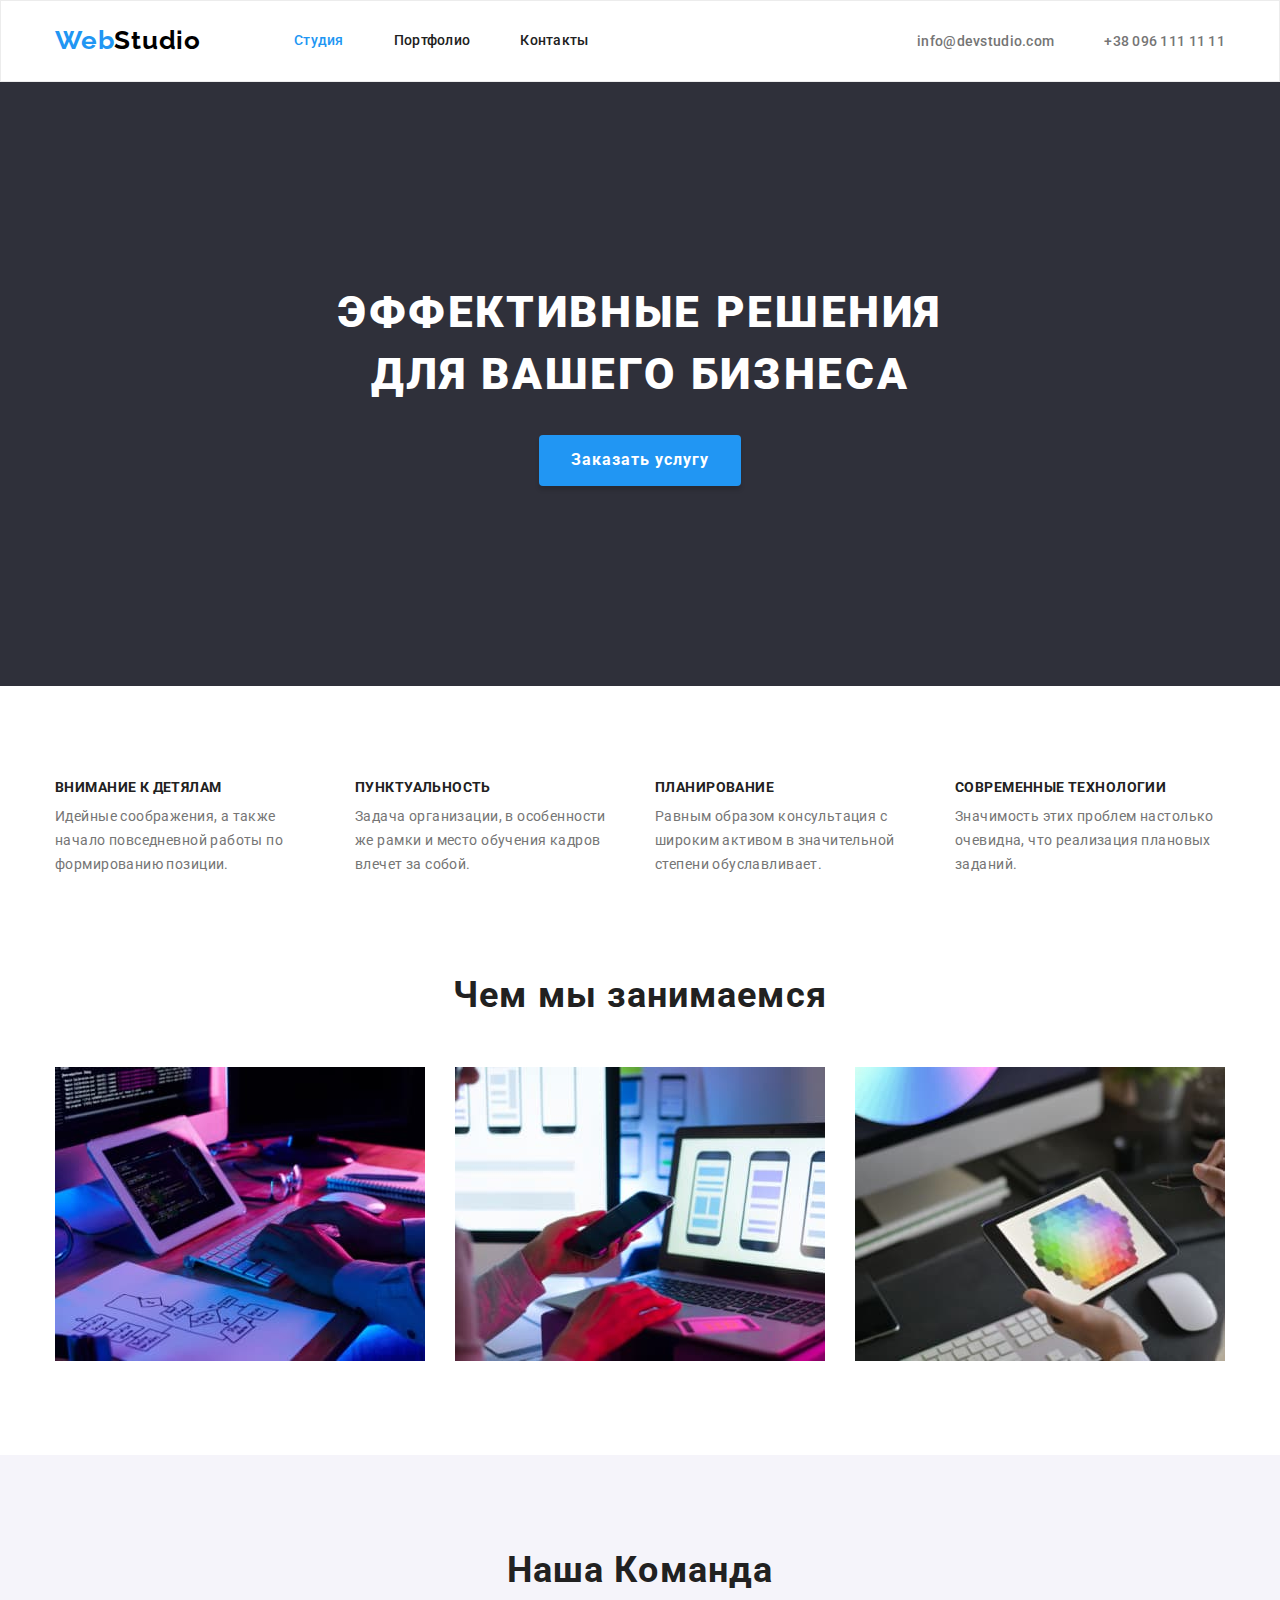
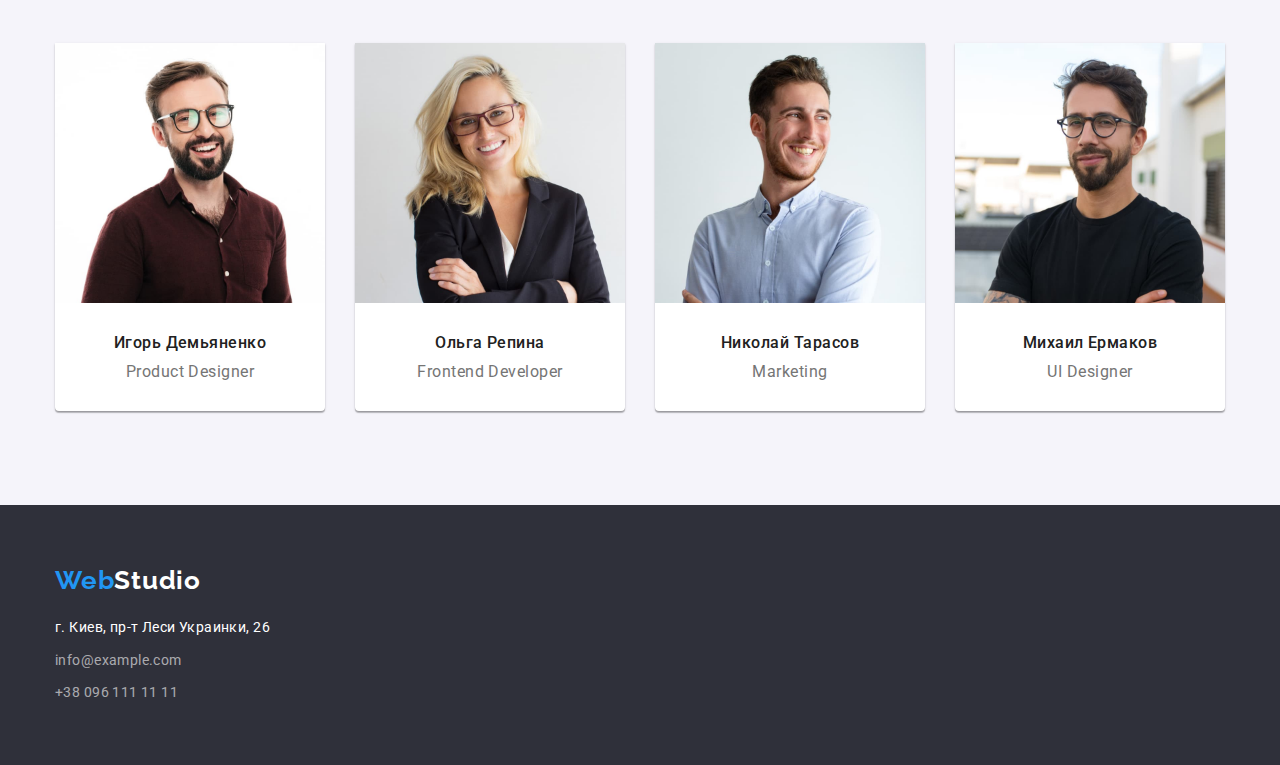
<file: index.html>
<!DOCTYPE html>
<html lang="ru">
  <head>
    <meta charset="UTF-8" />
    <meta http-equiv="X-UA-Compatible" content="IE=edge" />
    <meta name="viewport" content="width=device-width, initial-scale=1.0" />
    <title>WebStudio</title>

    <link rel="preconnect" href="https://fonts.googleapis.com" />
    <link rel="preconnect" href="https://fonts.gstatic.com" crossorigin />
    <link
      href="https://fonts.googleapis.com/css2?family=Raleway:wght@700&family=Roboto:wght@400;500;700;900&display=swap"
      rel="stylesheet"
    />
    <link
      rel="stylesheet"
      href="https://cdnjs.cloudflare.com/ajax/libs/modern-normalize/1.1.0/modern-normalize.min.css"
    />
    <link rel="stylesheet" href="./css/styles.css" />
  </head>
  <body>
    <!-- Header -->
    <header class="page-header">
      <div class="container nav">
        <!-- Navigation -->
        <nav class="header-nav">
          <a href="./index.html" class="logo logo-header"
            >Web<span class="logo-dark">Studio</span></a
          >
          <ul class="header-nav-list list-reset">
            <li class="item"><a class="header-nav-link current" href="./index.html">Студия</a></li>
            <li class="item"><a class="header-nav-link" href="./portfolio.html">Портфолио</a></li>
            <li class="item"><a class="header-nav-link" href="#">Контакты</a></li>
          </ul>
        </nav>
        <!-- Contacts -->
        <ul class="header-contacts-list list-reset">
          <li class="item">
            <a class="header-contacts-link" href="mailto:info@devstudio.com">info@devstudio.com</a>
          </li>
          <li class="item">
            <a class="header-contacts-link" href="tel:+380961111111">+38 096 111 11 11</a>
          </li>
        </ul>
      </div>
    </header>

    <main>
      <!-- Section-Hero -->
      <section class="hero">
        <div class="container">
          <h1 class="hero-title">
            Эффективные решения <br />
            для вашего бизнеса
          </h1>
          <button class="hero-button" type="button">Заказать услугу</button>
        </div>
      </section>

      <!-- Section-Features -->
      <section class="features">
        <div class="container">
          <h2 class="visually-hidden">Особенности</h2>
          <ul class="features-list card-set list-reset">
            <li class="card-set-item">
              <h3 class="features-title">Внимание к детялам</h3>
              <p class="features-text">
                Идейные соображения, а также начало повседневной работы по формированию позиции.
              </p>
            </li>
            <li class="card-set-item">
              <h3 class="features-title">Пунктуальность</h3>
              <p class="features-text">
                Задача организации, в особенности же рамки и место обучения кадров влечет за собой.
              </p>
            </li>
            <li class="card-set-item">
              <h3 class="features-title">Планирование</h3>
              <p class="features-text">
                Равным образом консультация с широким активом в значительной степени обуславливает.
              </p>
            </li>
            <li class="card-set-item">
              <h3 class="features-title">Современные технологии</h3>
              <p class="features-text">
                Значимость этих проблем настолько очевидна, что реализация плановых заданий.
              </p>
            </li>
          </ul>
        </div>
      </section>

      <!-- Section-Work -->
      <section class="work section">
        <div class="container">
          <h2 class="section-title">Чем мы занимаемся</h2>
          <ul class="work-list card-set list-reset">
            <li class="work-image card-set-item">
              <img
                src="./images/doings/img-1.jpg"
                alt="Десктопные приложения"
                width="370"
                height="294"
              />
            </li>
            <li class="work-image card-set-item">
              <img
                src="./images/doings/img-2.jpg"
                alt="Мобильные приложения"
                width="370"
                height="294"
              />
            </li>
            <li class="work-image card-set-item">
              <img
                src="./images/doings/img-3.jpg"
                alt="Дизайнерские решения"
                width="370"
                height="294"
              />
            </li>
          </ul>
        </div>
      </section>

      <!-- Section-Our-Team -->
      <section class="our-team section">
        <div class="container">
          <h2 class="section-title">Наша Команда</h2>
          <ul class="team-list card-set list-reset">
            <li class="team-item card-set-item">
              <img src="./images/team/ava-1.jpg" width="270" height="260" alt="Игорь Демьяненко" />
              <div class="team-card">
                <h3 class="team-title">Игорь Демьяненко</h3>
                <p class="team-text" lang="en">Product Designer</p>
              </div>
            </li>
            <li class="team-item card-set-item">
              <img src="./images/team/ava-2.jpg" width="270" height="260" alt="Ольга Репина" />
              <div class="team-card">
                <h3 class="team-title">Ольга Репина</h3>
                <p class="team-text" lang="en">Frontend Developer</p>
              </div>
            </li>
            <li class="team-item card-set-item">
              <img src="./images/team/ava-3.jpg" width="270" height="260" alt="Николай Тарасов" />
              <div class="team-card">
                <h3 class="team-title">Николай Тарасов</h3>
                <p class="team-text" lang="en">Marketing</p>
              </div>
            </li>
            <li class="team-item card-set-item">
              <img src="./images/team/ava-4.jpg" width="270" height="260" alt="Михаил Ермаков" />
              <div class="team-card">
                <h3 class="team-title">Михаил Ермаков</h3>
                <p class="team-text" lang="en">UI Designer</p>
              </div>
            </li>
          </ul>
        </div>
      </section>
    </main>

    <!-- Footer -->
    <footer class="page-footer">
      <div class="container">
        <a href="./index.html" class="logo logo-footer"
          >Web<span class="logo-light">Studio</span></a
        >
        <address>
          <ul class="footer-list list-reset">
            <li class="footer-item">
              <a
                class="footer-link-location"
                href="https://goo.gl/maps/vdUjSE2Tv6SdJSwDA"
                target="_blank"
                rel="noopener noreferrer"
                >г. Киев, пр-т Леси Украинки, 26</a
              >
            </li>
            <li class="footer-item">
              <a class="footer-contacts-link" href="mailto:info@example.com">info@example.com</a>
            </li>
            <li class="footer-item">
              <a class="footer-contacts-link" href="tel:+380961111111">+38 096 111 11 11</a>
            </li>
          </ul>
        </address>
      </div>
    </footer>
  </body>
</html>
</file>
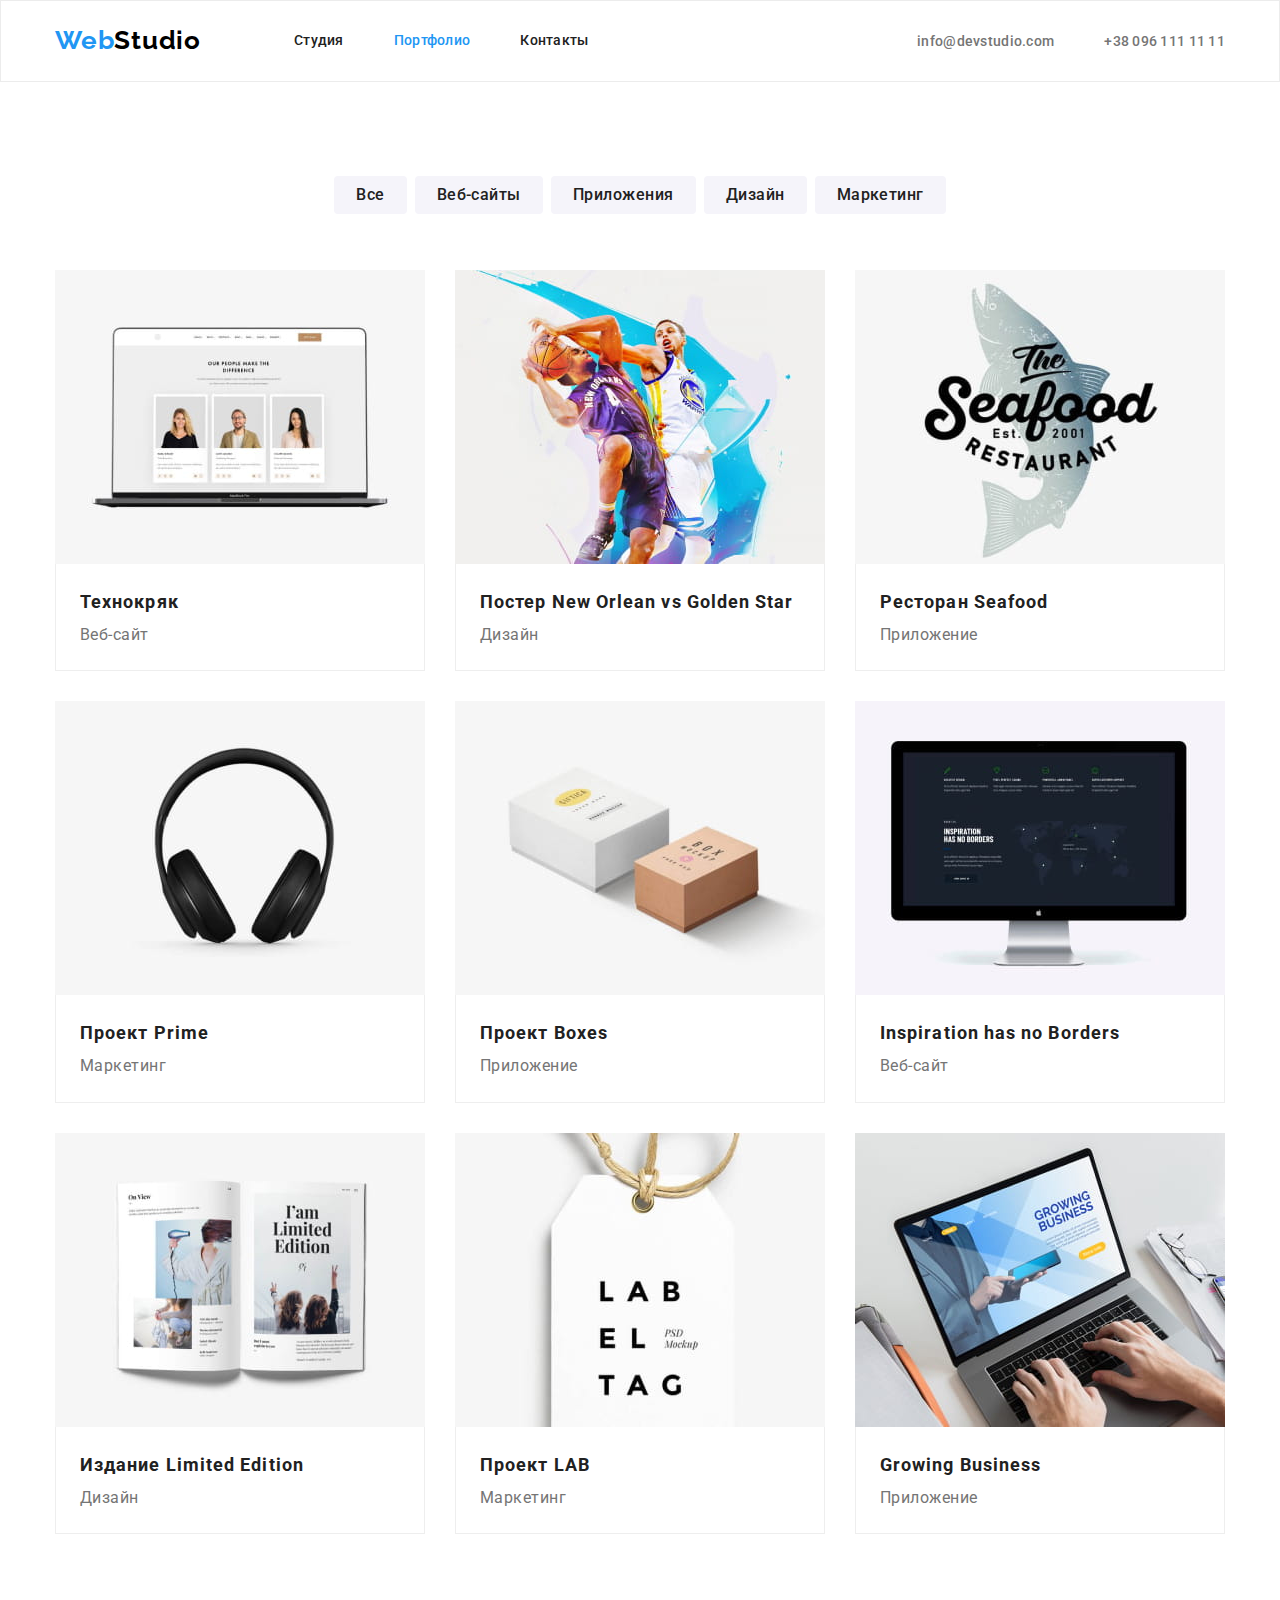
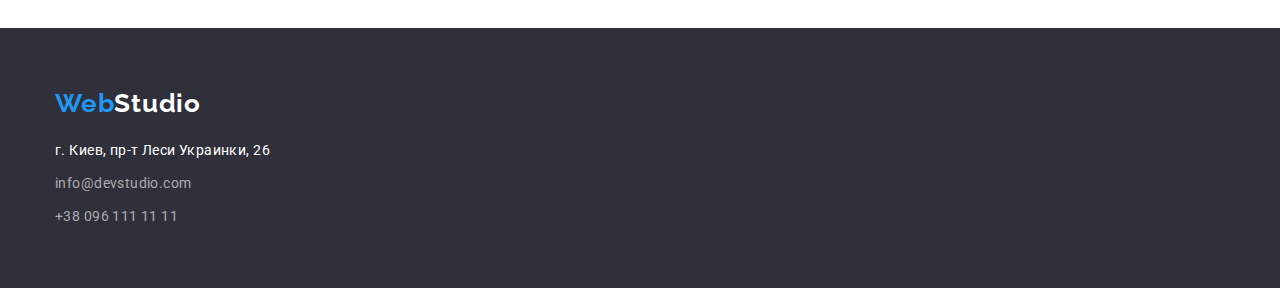
<file: portfolio.html>
<!DOCTYPE html>
<html lang="ru">
  <head>
    <meta charset="UTF-8" />
    <meta http-equiv="X-UA-Compatible" content="IE=edge" />
    <meta name="viewport" content="width=device-width, initial-scale=1.0" />
    <title>Portfolio</title>

    <link rel="preconnect" href="https://fonts.googleapis.com" />
    <link rel="preconnect" href="https://fonts.gstatic.com" crossorigin />
    <link
      href="https://fonts.googleapis.com/css2?family=Raleway:wght@700&family=Roboto:wght@400;500;700;900&display=swap"
      rel="stylesheet"
    />
    <link
      rel="stylesheet"
      href="https://cdnjs.cloudflare.com/ajax/libs/modern-normalize/1.1.0/modern-normalize.min.css"
    />
    <link rel="stylesheet" href="./css/styles.css" />
  </head>
  <body>
    <!-- Header -->
    <header class="page-header">
      <div class="container nav">
        <!-- Navigation -->
        <nav class="header-nav">
          <a href="./index.html" class="logo logo-header"
            >Web<span class="logo-dark">Studio</span></a
          >
          <ul class="header-nav-list list-reset">
            <li class="item"><a class="header-nav-link" href="./index.html">Студия</a></li>
            <li class="item">
              <a class="header-nav-link current" href="./portfolio.html">Портфолио</a>
            </li>
            <li class="item"><a class="header-nav-link" href="#">Контакты</a></li>
          </ul>
        </nav>
        <!-- Contacts -->
        <ul class="header-contacts-list list-reset">
          <li class="item">
            <a class="header-contacts-link" href="mailto:info@devstudio.com">info@devstudio.com</a>
          </li>
          <li class="item">
            <a class="header-contacts-link" href="tel:+380961111111">+38 096 111 11 11</a>
          </li>
        </ul>
      </div>
    </header>

    <main>
      <!-- Section-portfolio -->
      <section class="portfolio section">
        <div class="container">
          <h1 hidden>Портфолио</h1>
          <ul class="filter-list list-reset">
            <li class="filter-list-item">
              <button class="portfolio-button" type="button">Все</button>
            </li>
            <li class="filter-list-item">
              <button class="portfolio-button" type="button">Веб-сайты</button>
            </li>
            <li class="filter-list-item">
              <button class="portfolio-button" type="button">Приложения</button>
            </li>
            <li class="filter-list-item">
              <button class="portfolio-button" type="button">Дизайн</button>
            </li>
            <li class="filter-list-item">
              <button class="portfolio-button" type="button">Маркетинг</button>
            </li>
          </ul>
          <!-- Gallery-portfolio-->
          <ul class="portfolio-list list-reset">
            <li class="content-item">
              <a href="" class="portfolio-link"
                ><img src="./images/portfolio/img-1.jpg" alt="Технокряк" width="370" height="294" />
                <div class="content-item-wpapper">
                  <h2 class="portfolio-title">Технокряк</h2>
                  <p class="portfolio-text">Веб-сайт</p>
                </div>
              </a>
            </li>
            <li class="content-item">
              <a href="" class="portfolio-link"
                ><img
                  src="./images/portfolio/img-2.jpg"
                  alt="Постер New Orlean vs Golden Star"
                  width="370"
                  height="294"
                />
                <div class="content-item-wpapper">
                  <h2 class="portfolio-title">Постер New Orlean vs Golden Star</h2>
                  <p class="portfolio-text">Дизайн</p>
                </div>
              </a>
            </li>
            <li class="content-item">
              <a href="" class="portfolio-link"
                ><img
                  src="./images/portfolio/img-3.jpg"
                  alt="Ресторан Seafood"
                  width="370"
                  height="294"
                />
                <div class="content-item-wpapper">
                  <h2 class="portfolio-title">Ресторан Seafood</h2>
                  <p class="portfolio-text">Приложение</p>
                </div>
              </a>
            </li>
            <li class="content-item">
              <a href="" class="portfolio-link"
                ><img
                  src="./images/portfolio/img-4.jpg"
                  alt="Проект Prime"
                  width="370"
                  height="294"
                />
                <div class="content-item-wpapper">
                  <h2 class="portfolio-title">Проект Prime</h2>
                  <p class="portfolio-text">Маркетинг</p>
                </div>
              </a>
            </li>
            <li class="content-item">
              <a href="" class="portfolio-link"
                ><img
                  src="./images/portfolio/img-5.jpg"
                  alt="Проект Boxes"
                  width="370"
                  height="294"
                />
                <div class="content-item-wpapper">
                  <h2 class="portfolio-title">Проект Boxes</h2>
                  <p class="portfolio-text">Приложение</p>
                </div>
              </a>
            </li>
            <li class="content-item">
              <a href="" class="portfolio-link"
                ><img
                  src="./images/portfolio/img-6.jpg"
                  alt="Inspiration has no Borders"
                  width="370"
                  height="294"
                />
                <div class="content-item-wpapper">
                  <h2 class="portfolio-title">Inspiration has no Borders</h2>
                  <p class="portfolio-text">Веб-сайт</p>
                </div>
              </a>
            </li>
            <li class="content-item">
              <a href="" class="portfolio-link"
                ><img
                  src="./images/portfolio/img-7.jpg"
                  alt="Издание Limited Edition"
                  width="370"
                  height="294"
                />
                <div class="content-item-wpapper">
                  <h2 class="portfolio-title">Издание Limited Edition</h2>
                  <p class="portfolio-text">Дизайн</p>
                </div>
              </a>
            </li>
            <li class="content-item">
              <a href="" class="portfolio-link"
                ><img
                  src="./images/portfolio/img-8.jpg"
                  alt="Проект LAB"
                  width="370"
                  height="294"
                />
                <div class="content-item-wpapper">
                  <h2 class="portfolio-title">Проект LAB</h2>
                  <p class="portfolio-text">Маркетинг</p>
                </div>
              </a>
            </li>
            <li class="content-item">
              <a href="" class="portfolio-link"
                ><img
                  src="./images/portfolio/img-9.jpg"
                  alt="Growing Business"
                  width="370"
                  height="294"
                />
                <div class="content-item-wpapper">
                  <h2 class="portfolio-title">Growing Business</h2>
                  <p class="portfolio-text">Приложение</p>
                </div>
              </a>
            </li>
          </ul>
        </div>
      </section>
    </main>

    <!-- Footer -->
    <footer class="page-footer">
      <div class="container">
        <a href="./index.html" class="logo logo-footer"
          >Web<span class="logo-light">Studio</span></a
        >
        <address>
          <ul class="footer-list list-reset">
            <li class="footer-item">
              <a
                class="footer-link-location"
                href="https://goo.gl/maps/vdUjSE2Tv6SdJSwDA"
                target="_blank"
                rel="noopener noreferrer"
                >г. Киев, пр-т Леси Украинки, 26</a
              >
            </li>
            <li class="footer-item">
              <a class="footer-contacts-link" href="mailto:info@devstudio.com"
                >info@devstudio.com</a
              >
            </li>
            <li class="footer-item">
              <a class="footer-contacts-link" href="tel:+380961111111">+38 096 111 11 11</a>
            </li>
          </ul>
        </address>
      </div>
    </footer>
  </body>
</html>
</file>
<file: css/styles.css>
:root{
    --text-color:#757575;
    --title-color: #212121;
    --accent-color: #2196F3;
    --white-color:#FFFFFF;
    --secondary-bg-color: #F5F4FA;
    --dark-background-color: #2F303A;
    --primary-font-family: 'Roboto', sans-serif;
    --secondary-font-family: 'Raleway', sans-serif;

    --items: 4;
    --indent: 30px;
}

body{
    background-color: var(--white-color);
    color: var(--text-color);
    font-family: var(--primary-font-family);
}

h1,h2,h3,h3,h5,h6,p{
    margin-top: 0px;
    margin-bottom: 0;
}

img {
    display: block;
    max-width: 100%;
    height: auto;
}

.visually-hidden {
    position: absolute;
    width: 1px;
    height: 1px;
    margin: -1px;
    border: 0;
    padding: 0;
    white-space: nowrap;
    clip-path: inset(100%);
    clip: rect(0 0 0 0);
    overflow: hidden;
}

.container{
    width: 1200px;
    margin-left: auto;
    margin-right: auto;
    padding-left: 15px;
    padding-right: 15px;
}

.section{
    padding-top: 94px;
    padding-bottom: 94px;
}

.list-reset {
    list-style: none;
    padding-left: 0px;
    margin: 0;
    padding: 0;
}

/**
  |============================
  | сітка flex-box
  |============================
*/
.card-set {
    display: flex;
    flex-wrap: wrap;
    margin: calc(-1 * var(--indent) / 2);
}

.card-set-item {
    flex-basis: calc((100% - var(--indent) * var(--items)) / var(--items));
    margin: calc(var(--indent) / 2);
}



/* --------------------Header-------------------- */

.page-header {
border: 1px solid #ECECEC;
}

.logo{
    color: var(--accent-color);
    font-family: var(--secondary-font-family);
    font-weight: 700;
    font-size: 26px;
    line-height: 1.2;
    letter-spacing: 0.03em;
    text-decoration: none;
}

.logo-header{
    padding-top: 24px;
    padding-bottom: 25px;
}

.logo-dark{
    color: #000000;
}

.logo-light{
    color: var(--white-color)
}

.header-nav{
    display: flex;
}

 .container.nav {
     display: flex;
     align-items: center;
 }

.header-nav-list {
    align-items: center;
    display: flex;
    margin-left: 93px;
}

.header-nav-list .item{
    margin-right: 50px;
    
}

.header-nav-list .item:last-child{
    margin-right: 0px;
}

.header-nav-link{
    display: block;
    color: var(--title-color);
    font-weight: 500;
    font-size: 14px;
    line-height: 1.1;
    letter-spacing: 0.02em;
    text-decoration: none;
    padding-top: 32px;
    padding-bottom: 32px;
 }

 .header-contacts-list{
    display: flex;
    margin-left: auto;
}

.header-contacts-list .item + .item{
    margin-left: 50px;
  }

   
.header-nav-link.current{
    color: var(--accent-color);
}

.header-contacts-link{
    color: var(--text-color);
    font-weight: 500;
    font-size: 14px;
    line-height: 1.1;
    letter-spacing: 0.02em;
    text-decoration: none;
    padding-top: 32px;
    padding-bottom: 32px;
}

.header-nav-link:hover,
.header-nav-link:focus,
.header-contacts-link:hover,
.header-contacts-link:focus,
.footer-contacts-link:hover,
.footer-contacts-link:focus{
    color: var(--accent-color)
}



/* --------------------Section-Hero-------------------- */
.hero{
    background-color: var(--dark-background-color);
    text-align: center;
    padding-top: 200px;
    padding-bottom: 200px;
}

.hero-title{
    color: var(--white-color);
    font-weight: 900;
    font-size: 44px;
    line-height: 1.4;
    text-align: center;
    text-transform: uppercase;
    letter-spacing: 0.06em;
    margin-bottom: 30px;
}


    /* =========================================== */
.hero-button{
    background-color: var(--accent-color);
    color: var(--white-color);
    box-shadow: 0px 4px 4px rgba(0, 0, 0, 0.15);
    border-radius: 4px;
    border: none;
    font-weight: 700;
    font-size: 16px;
    font-family: inherit;
    line-height: 1.9;
    text-align: center;
    letter-spacing: 0.06em;
    cursor: pointer;
    padding: 10px 32px;
    
    }

.hero-button:hover,
.hero-button:focus {
 background-color: #188CE8;
}

/* --------------------Section-Features-------------------- */

.features{
    padding-top: 94px;
}
.features-title{
    color: var(--title-color);
    font-weight: 700;
    font-size: 14px;
    line-height:1.1;
    letter-spacing: 0.03em;
    text-transform: uppercase;
    padding-bottom: 10px;
}

.features-text{
    font-weight: 400;
    font-size: 14px;
    line-height: 1.7;
    letter-spacing: 0.03em;
    width: 270px;
    height: 75px;
}

.features-list{
    display: flex;
    --items:4;
}


/* --------------------Section-Work-------------------- */

.section-title {
    color: var(--title-color);
    font-weight: 700;
    font-size: 36px;
    line-height: 1.2;
    letter-spacing: 0.03em;
    text-align: center;
    margin-bottom: 50px;
}

.work-list{
    display: flex;
    --items: 3;
}


/* --------------------Section-Our-Team-------------------- */

.our-team{
    background-color: var(--secondary-bg-color);
}

.team-list{
    --items:4;
}

.team-title{
    color: var(--title-color);
    font-weight: 500;
    font-size: 16px;
    line-height: 1.2;
    letter-spacing: 0.03em;
    text-align: center;
    margin-bottom: 10px;
}

 .team-text{
    color: var(--text-color);
    font-size: 16px;
    line-height: 1.2;
    letter-spacing: 0.03em;
    text-align: center;
    
}   

.team-card{
    padding-top: 30px;
    padding-bottom: 30px;

}
 
.team-item{
    width: 270px;
    height: 368px;
    background: #FFFFFF;
    box-shadow: 0px 1px 3px rgba(0, 0, 0, 0.12), 0px 1px 1px rgba(0, 0, 0, 0.14), 0px 2px 1px rgba(0, 0, 0, 0.2);
    border-radius: 0px 0px 4px 4px;
}

/* --------------------Footer-------------------- */
.page-footer{
    background-color: var(--dark-background-color);
    padding-top: 60px;
    padding-bottom: 60px;
}

.logo-footer{
    display: block;
    margin-bottom: 20px;
    
}

.footer-link-location{
    color: var(--white-color);
    font-weight: 400;
    font-size: 14px;
    line-height: 1.7;
    letter-spacing: 0.03em;
    text-decoration: none;
    display: block;
    font-style: normal;
}

.footer-contacts-link{
    color: rgba(255, 255, 255, 0.6);
    font-weight: 400;
    font-size: 14px;
    line-height: 1.7;
    letter-spacing: 0.03em;
    text-decoration: none;
    display: block;
    font-style: normal;
}

 .footer-item:nth-child(n+2){
    margin-top: 9px;
   
}



/* ------------------------------------------------- */
/* --------------------Portfolio-------------------- */
/* ------------------------------------------------- */
.portfolio-button{
    background-color:var(--secondary-bg-color) ;
    color: var(--title-color);
    border-radius: 4px;
    border: none;
    font-weight: 500;
    font-size: 16px;
    font-family: inherit;
    line-height: 1.6;
    letter-spacing: 0.03em;
    cursor: pointer;
    padding: 6px 22px;
   }

.portfolio-button:hover,
.portfolio-button:focus {
    background-color: var(--accent-color);
    color: var(--white-color);
}

.filter-list{
    justify-content: center;
}

.filter-list-item:not(:last-child){
    margin-right: 8px;
}

.portfolio-list {
    display: flex;
    flex-wrap: wrap;
    margin-left: -30px;
    margin-top: -30px;
}
    
.portfolio-link{
    color: var(--text-color);
    text-decoration: none;
    margin: 0px;
}

.portfolio-title{
    color: var(--title-color);
    font-weight: 700;
    font-size: 18px;
    line-height: 2;
    letter-spacing: 0.06em;
    text-decoration: none;
}

.portfolio-text {
    font-weight: 400;
    font-size: 16px;
    line-height: 1.9;
    letter-spacing: 0.03em;
    text-decoration: none;
}



.filter-list {
    display: flex;
    flex-wrap: wrap;
    margin-bottom: 56px;
}

.content-item{
    flex-basis: calc((100% - 90px) / 3);
    margin-left: 30px;
    margin-top: 30px;
}


.content-item-wpapper {
    border: 1px solid #EEEEEE;;
    border-top: 0px;
    padding: 20px 24px;
}
</file>
